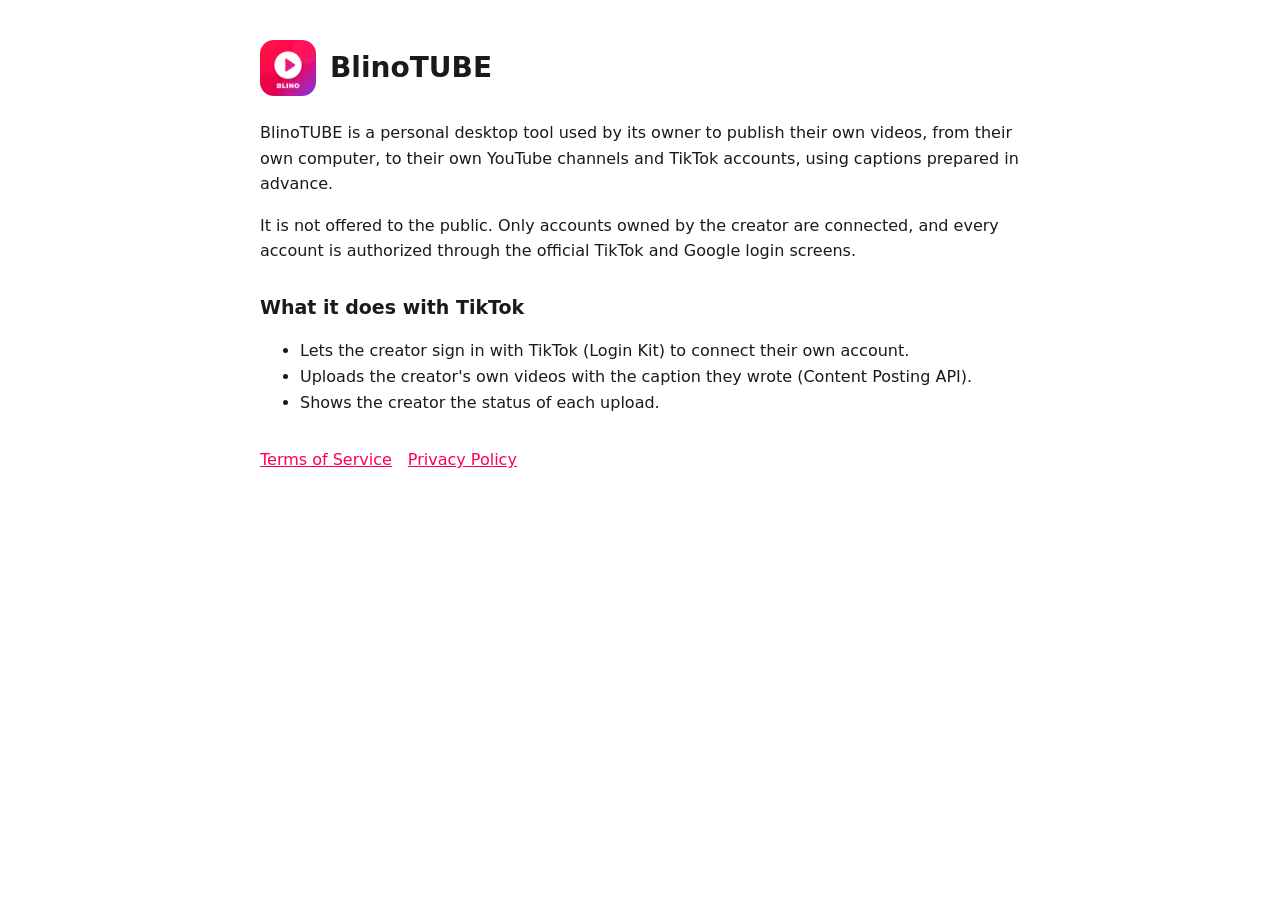
<file: index.html>
<!doctype html>
<html lang="en">
<head>
<meta charset="utf-8">
<meta name="viewport" content="width=device-width,initial-scale=1">
<title>BlinoTUBE</title>
<link rel="stylesheet" href="style.css">
<link rel="icon" href="icon.png">
</head>
<body><main>
<header><img src="icon.png" alt=""><h1>BlinoTUBE</h1></header>
<p>BlinoTUBE is a personal desktop tool used by its owner to publish their own videos, from their own computer, to their own YouTube channels and TikTok accounts, using captions prepared in advance.</p>
<p>It is not offered to the public. Only accounts owned by the creator are connected, and every account is authorized through the official TikTok and Google login screens.</p>
<h2>What it does with TikTok</h2>
<ul>
<li>Lets the creator sign in with TikTok (Login Kit) to connect their own account.</li>
<li>Uploads the creator's own videos with the caption they wrote (Content Posting API).</li>
<li>Shows the creator the status of each upload.</li>
</ul>
<nav><a href="terms.html">Terms of Service</a><a href="privacy.html">Privacy Policy</a></nav>
</main></body>
</html>
</file>
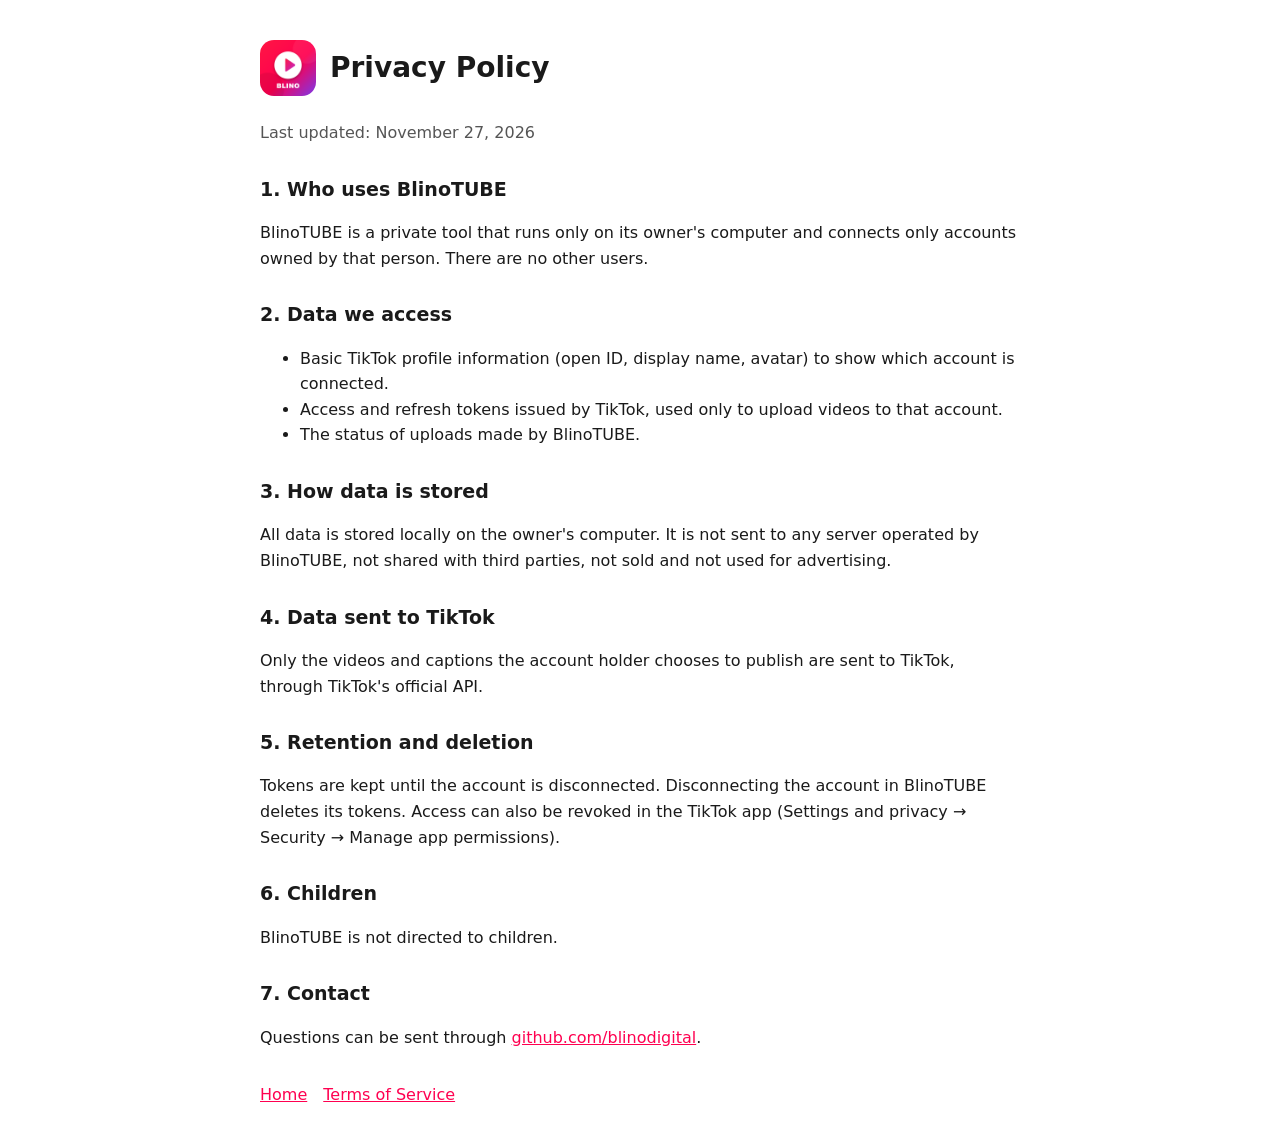
<file: privacy.html>
<!doctype html>
<html lang="en">
<head>
<meta charset="utf-8">
<meta name="viewport" content="width=device-width,initial-scale=1">
<title>BlinoTUBE Privacy</title>
<link rel="stylesheet" href="style.css">
<link rel="icon" href="icon.png">
</head>
<body><main>
<header><img src="icon.png" alt=""><h1>Privacy Policy</h1></header>
<p class="muted">Last updated: November 27, 2026</p>
<h2>1. Who uses BlinoTUBE</h2>
<p>BlinoTUBE is a private tool that runs only on its owner's computer and connects only accounts owned by that person. There are no other users.</p>
<h2>2. Data we access</h2>
<ul>
<li>Basic TikTok profile information (open ID, display name, avatar) to show which account is connected.</li>
<li>Access and refresh tokens issued by TikTok, used only to upload videos to that account.</li>
<li>The status of uploads made by BlinoTUBE.</li>
</ul>
<h2>3. How data is stored</h2>
<p>All data is stored locally on the owner's computer. It is not sent to any server operated by BlinoTUBE, not shared with third parties, not sold and not used for advertising.</p>
<h2>4. Data sent to TikTok</h2>
<p>Only the videos and captions the account holder chooses to publish are sent to TikTok, through TikTok's official API.</p>
<h2>5. Retention and deletion</h2>
<p>Tokens are kept until the account is disconnected. Disconnecting the account in BlinoTUBE deletes its tokens. Access can also be revoked in the TikTok app (Settings and privacy &rarr; Security &rarr; Manage app permissions).</p>
<h2>6. Children</h2>
<p>BlinoTUBE is not directed to children.</p>
<h2>7. Contact</h2>
<p>Questions can be sent through <a href="https://github.com/blinodigital">github.com/blinodigital</a>.</p>
<nav><a href="index.html">Home</a><a href="terms.html">Terms of Service</a></nav>
</main></body>
</html>
</file>
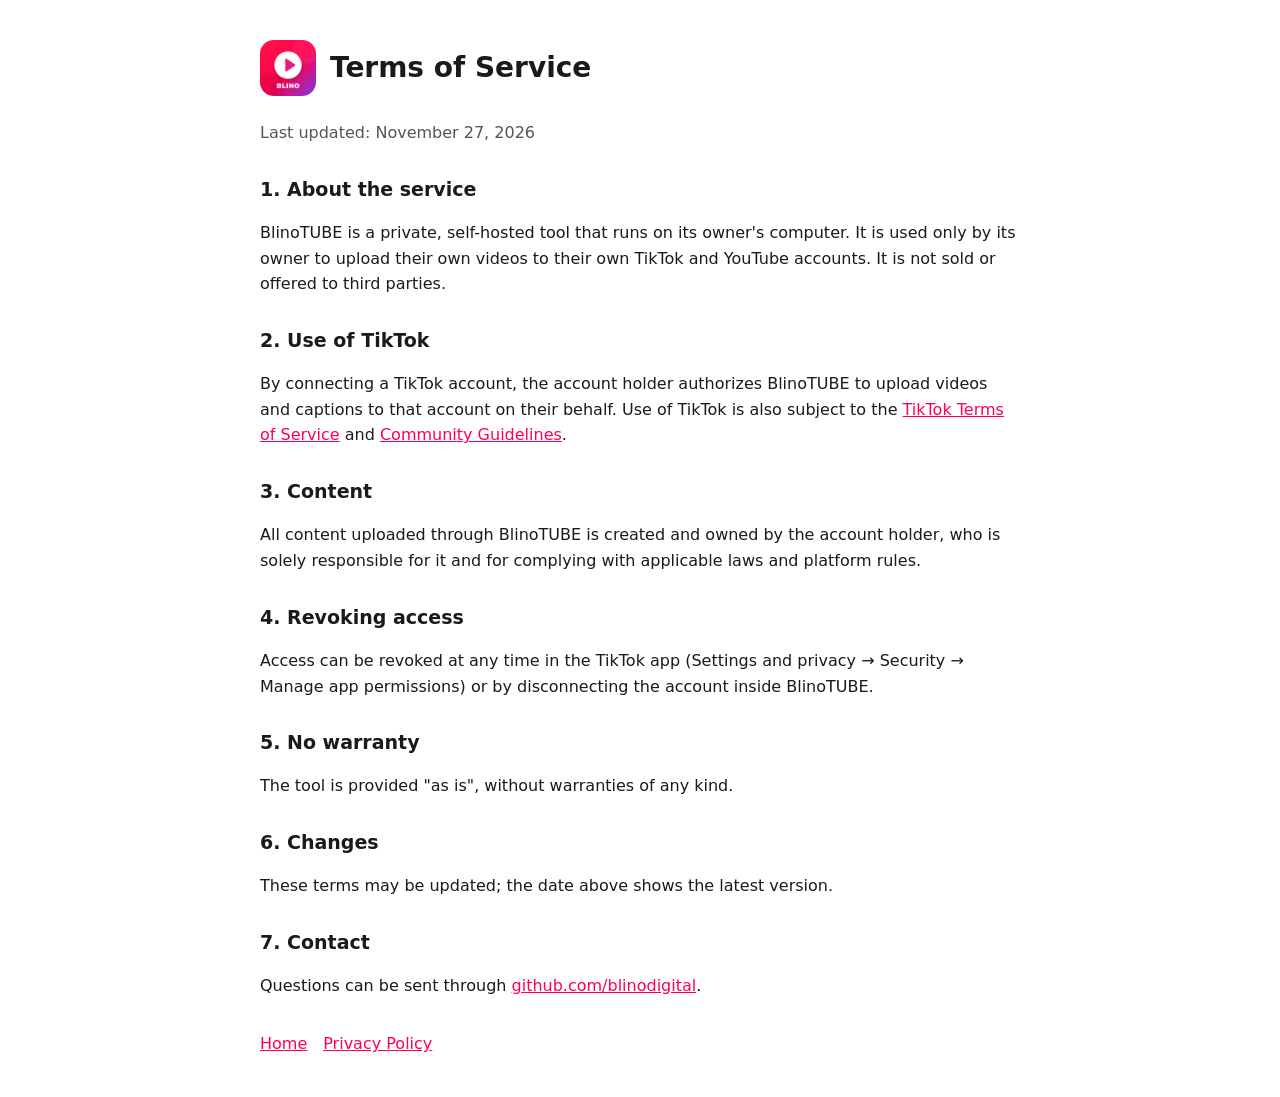
<file: terms.html>
<!doctype html>
<html lang="en">
<head>
<meta charset="utf-8">
<meta name="viewport" content="width=device-width,initial-scale=1">
<title>BlinoTUBE Terms</title>
<link rel="stylesheet" href="style.css">
<link rel="icon" href="icon.png">
</head>
<body><main>
<header><img src="icon.png" alt=""><h1>Terms of Service</h1></header>
<p class="muted">Last updated: November 27, 2026</p>
<h2>1. About the service</h2>
<p>BlinoTUBE is a private, self-hosted tool that runs on its owner's computer. It is used only by its owner to upload their own videos to their own TikTok and YouTube accounts. It is not sold or offered to third parties.</p>
<h2>2. Use of TikTok</h2>
<p>By connecting a TikTok account, the account holder authorizes BlinoTUBE to upload videos and captions to that account on their behalf. Use of TikTok is also subject to the <a href="https://www.tiktok.com/legal/terms-of-service">TikTok Terms of Service</a> and <a href="https://www.tiktok.com/community-guidelines">Community Guidelines</a>.</p>
<h2>3. Content</h2>
<p>All content uploaded through BlinoTUBE is created and owned by the account holder, who is solely responsible for it and for complying with applicable laws and platform rules.</p>
<h2>4. Revoking access</h2>
<p>Access can be revoked at any time in the TikTok app (Settings and privacy &rarr; Security &rarr; Manage app permissions) or by disconnecting the account inside BlinoTUBE.</p>
<h2>5. No warranty</h2>
<p>The tool is provided "as is", without warranties of any kind.</p>
<h2>6. Changes</h2>
<p>These terms may be updated; the date above shows the latest version.</p>
<h2>7. Contact</h2>
<p>Questions can be sent through <a href="https://github.com/blinodigital">github.com/blinodigital</a>.</p>
<nav><a href="index.html">Home</a><a href="privacy.html">Privacy Policy</a></nav>
</main></body>
</html>
</file>
<file: style.css>
:root{--bg:#fff;--fg:#1a1a1a;--muted:#555;--accent:#FF0050}
@media (prefers-color-scheme:dark){:root{--bg:#111;--fg:#eee;--muted:#aaa}}
body{background:var(--bg);color:var(--fg);font:16px/1.6 system-ui,Segoe UI,Arial,sans-serif;margin:0}
main{max-width:760px;margin:0 auto;padding:40px 16px}
header{display:flex;align-items:center;gap:14px;margin-bottom:24px}
header img{width:56px;height:56px;border-radius:14px}
h1{margin:0;font-size:28px}
h2{font-size:19px;margin-top:28px}
a{color:var(--accent)}
.muted{color:var(--muted)}
nav{margin-top:32px}
nav a{margin-right:16px}
</file>
